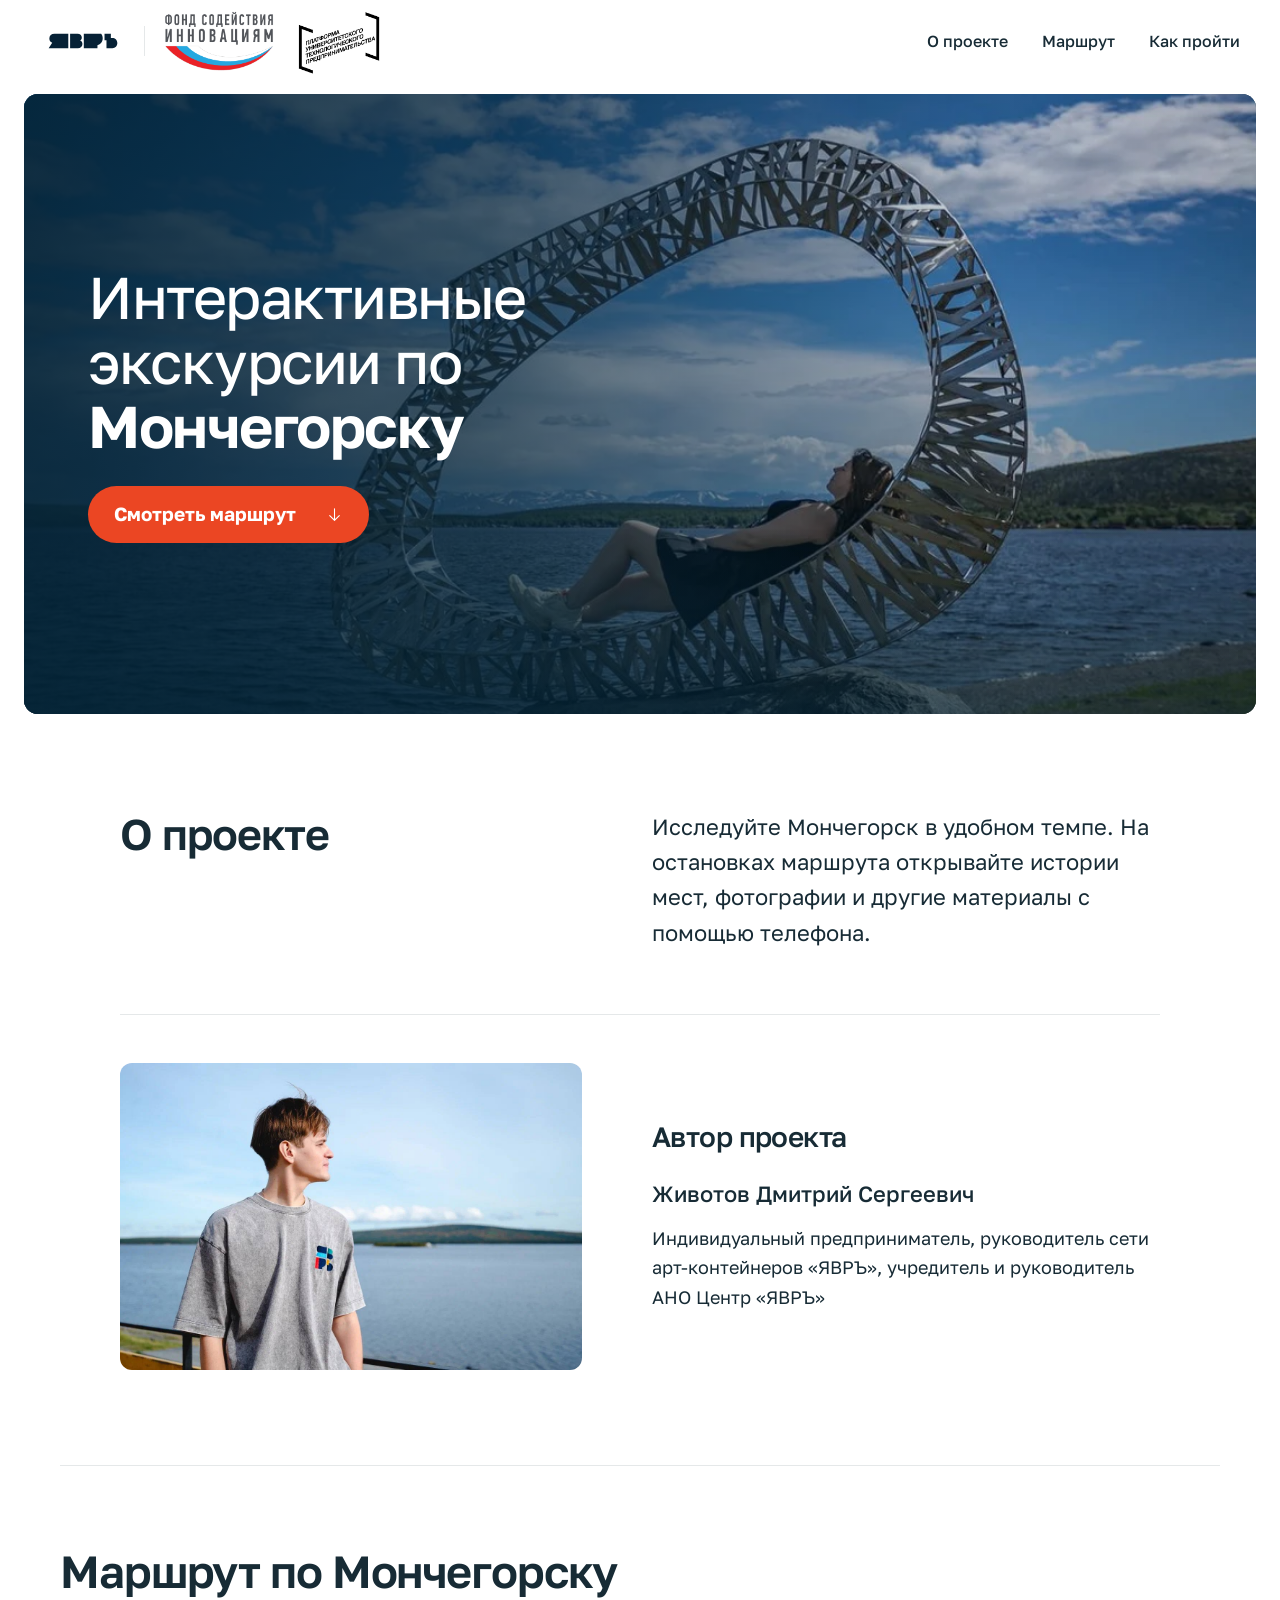
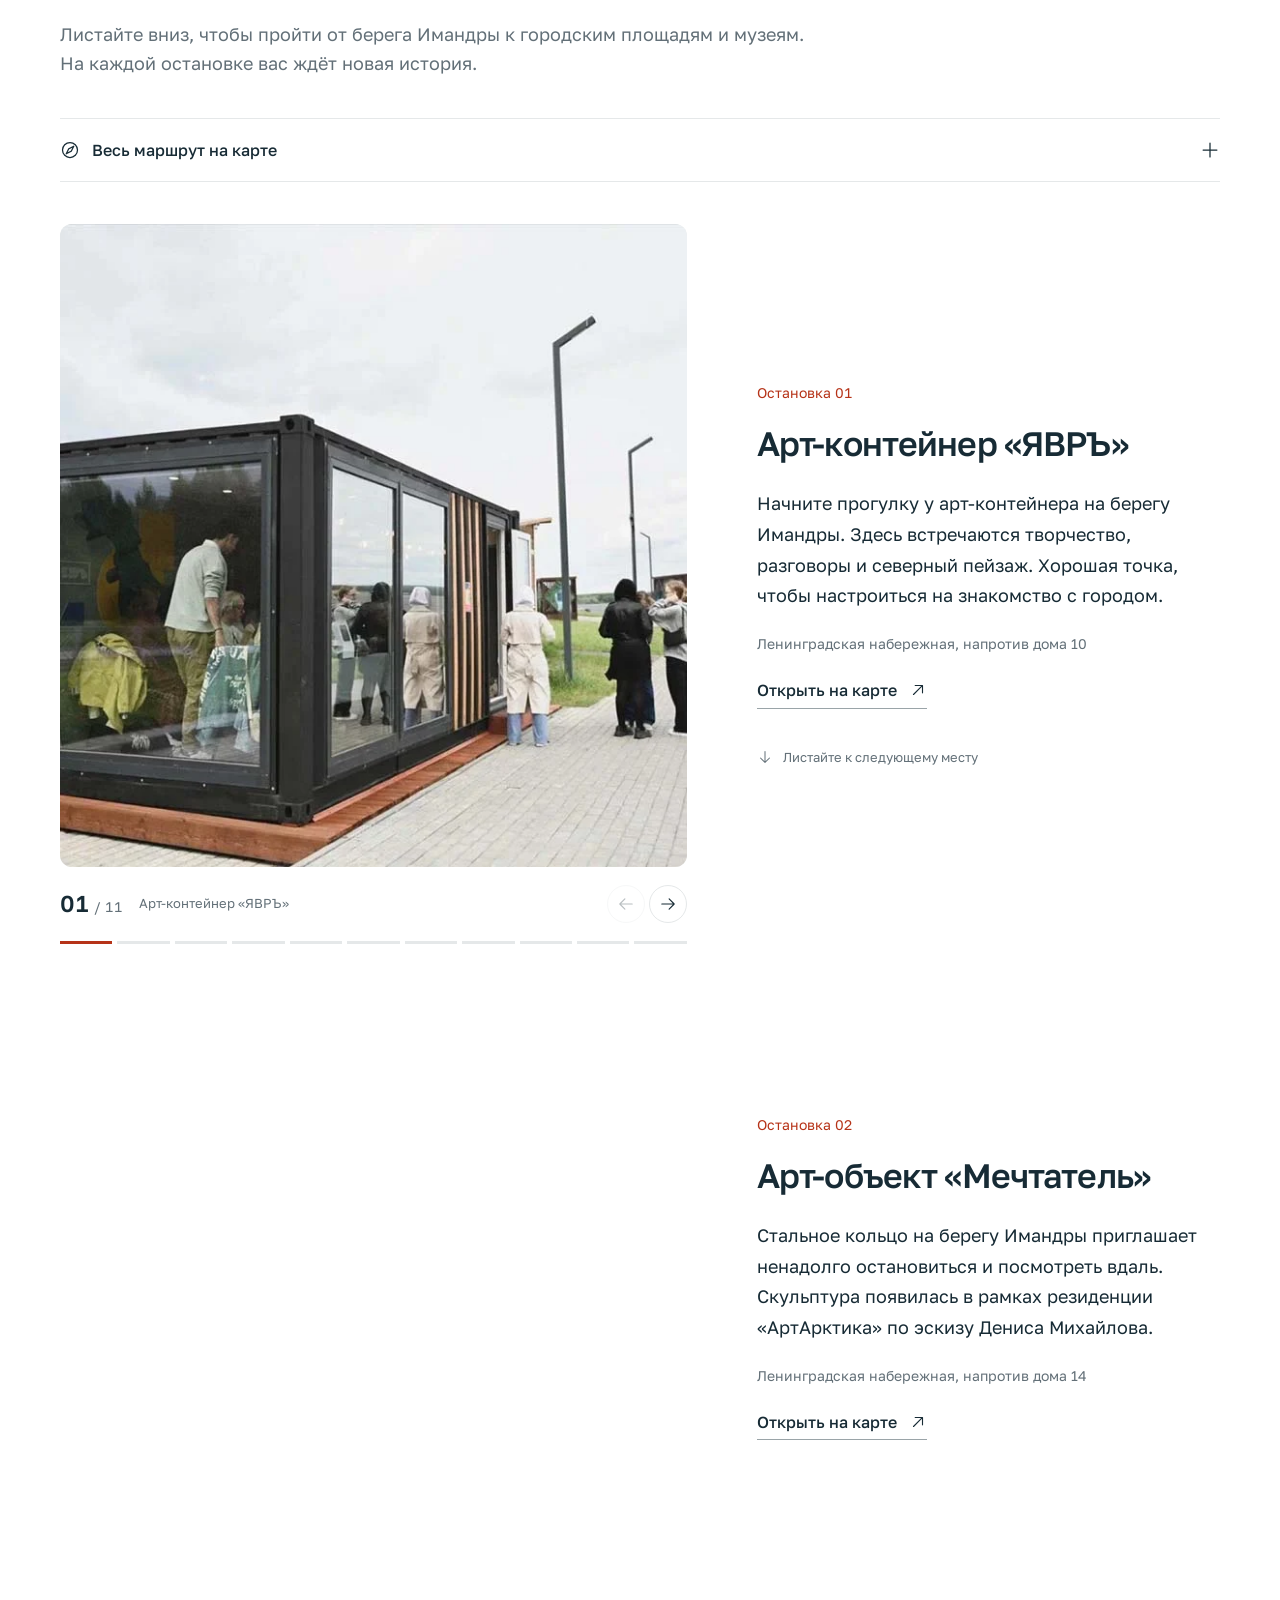
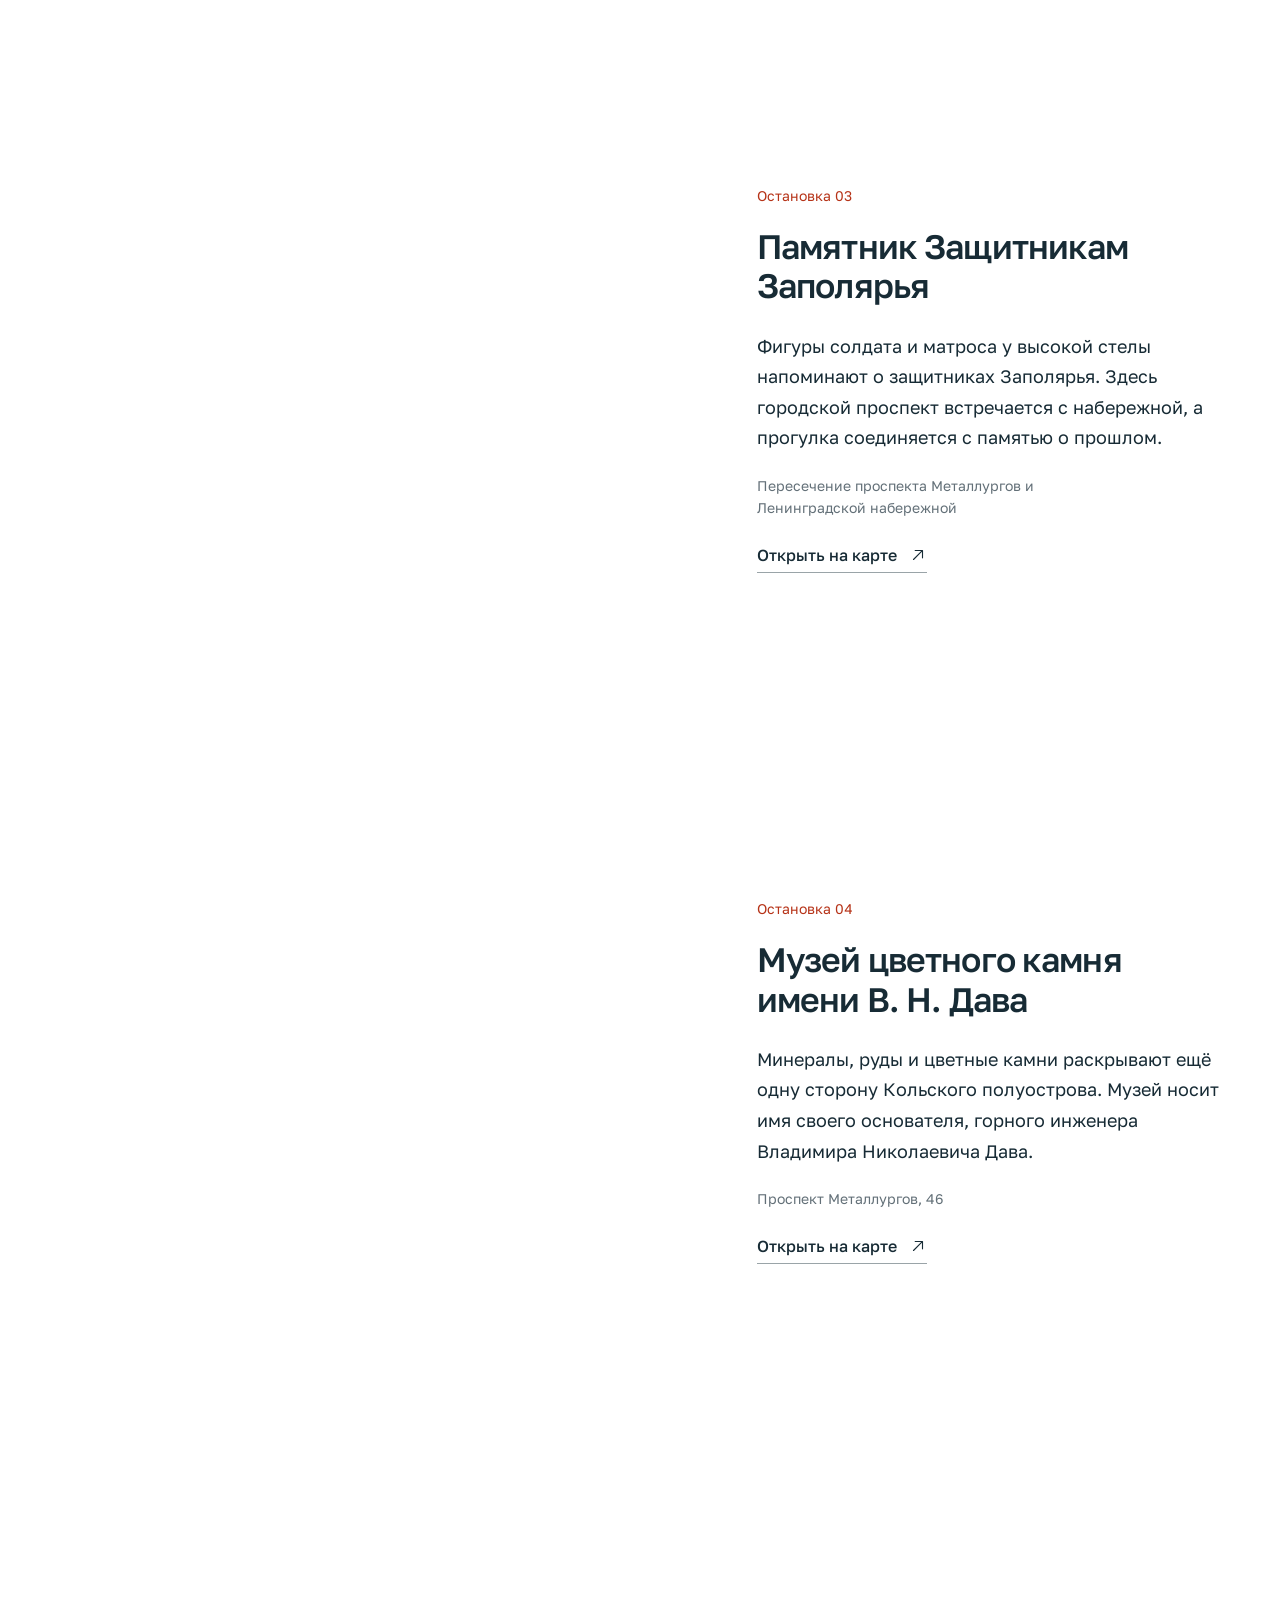
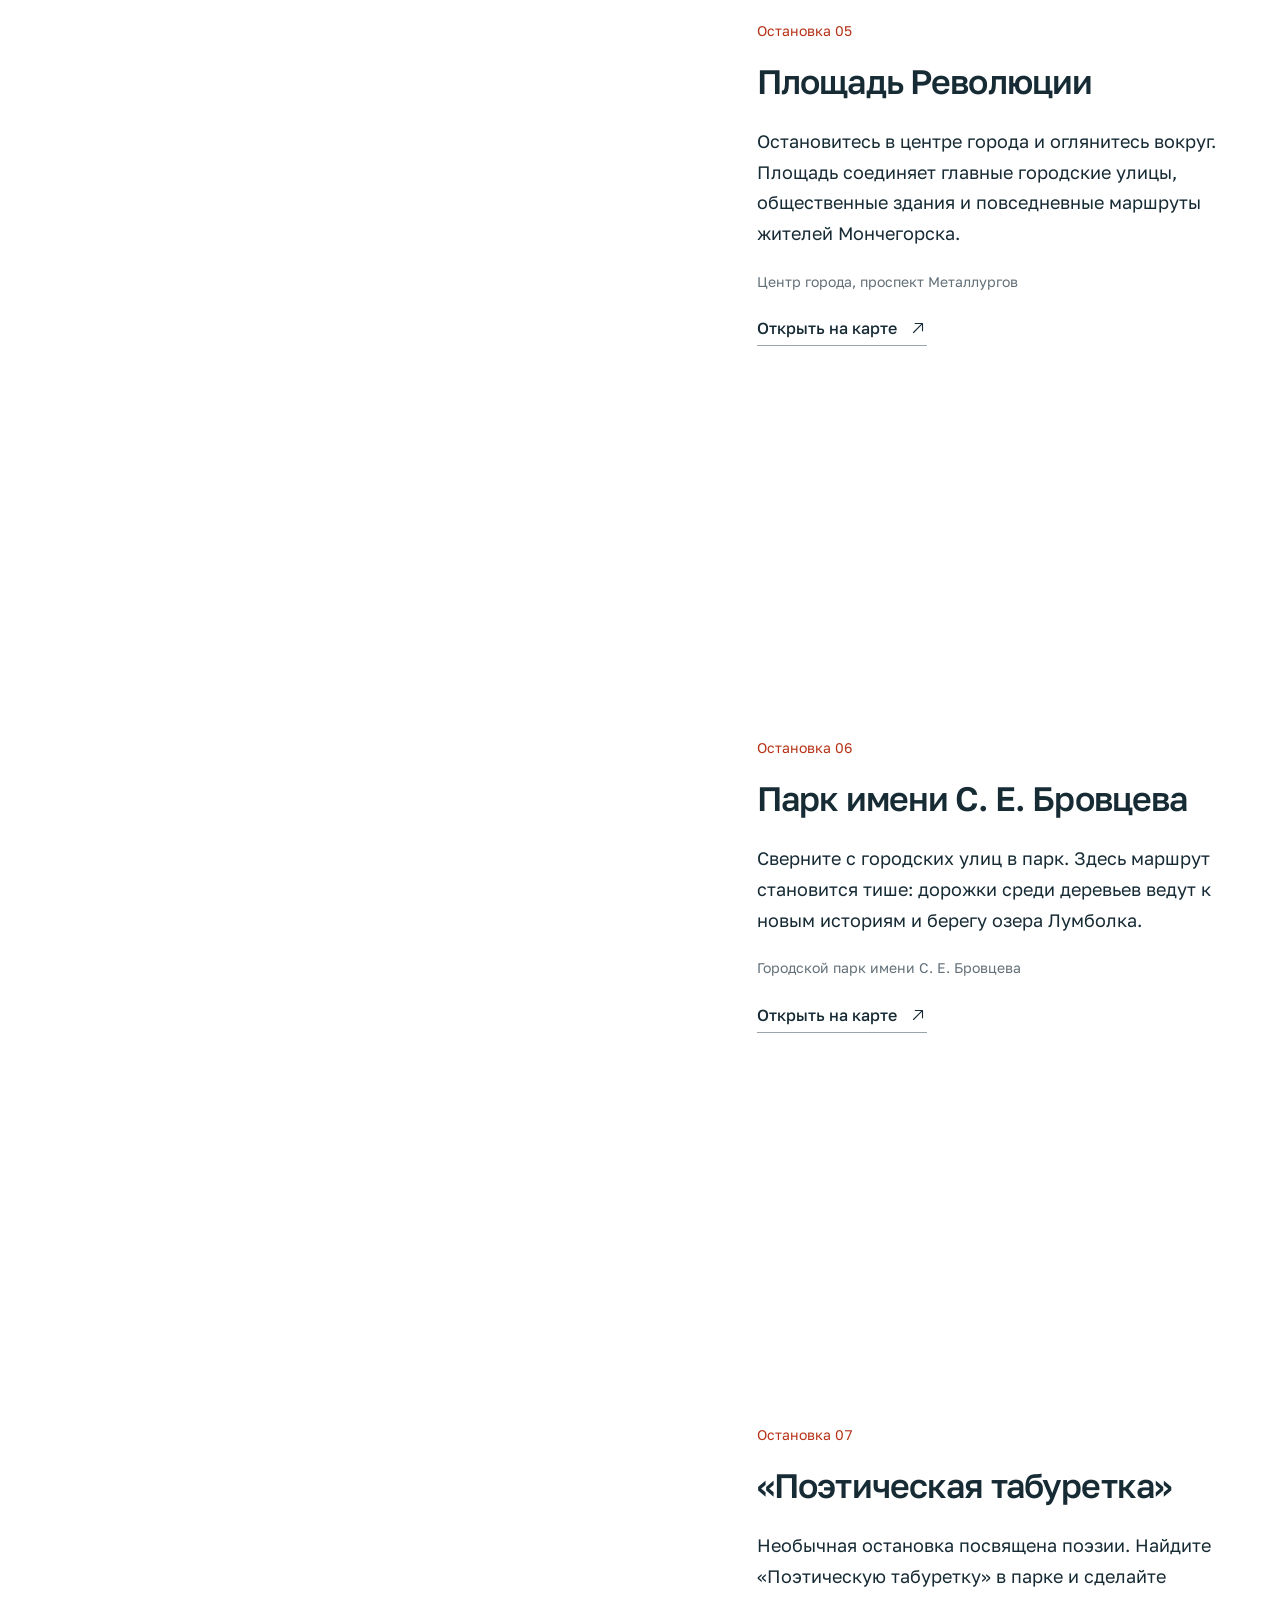
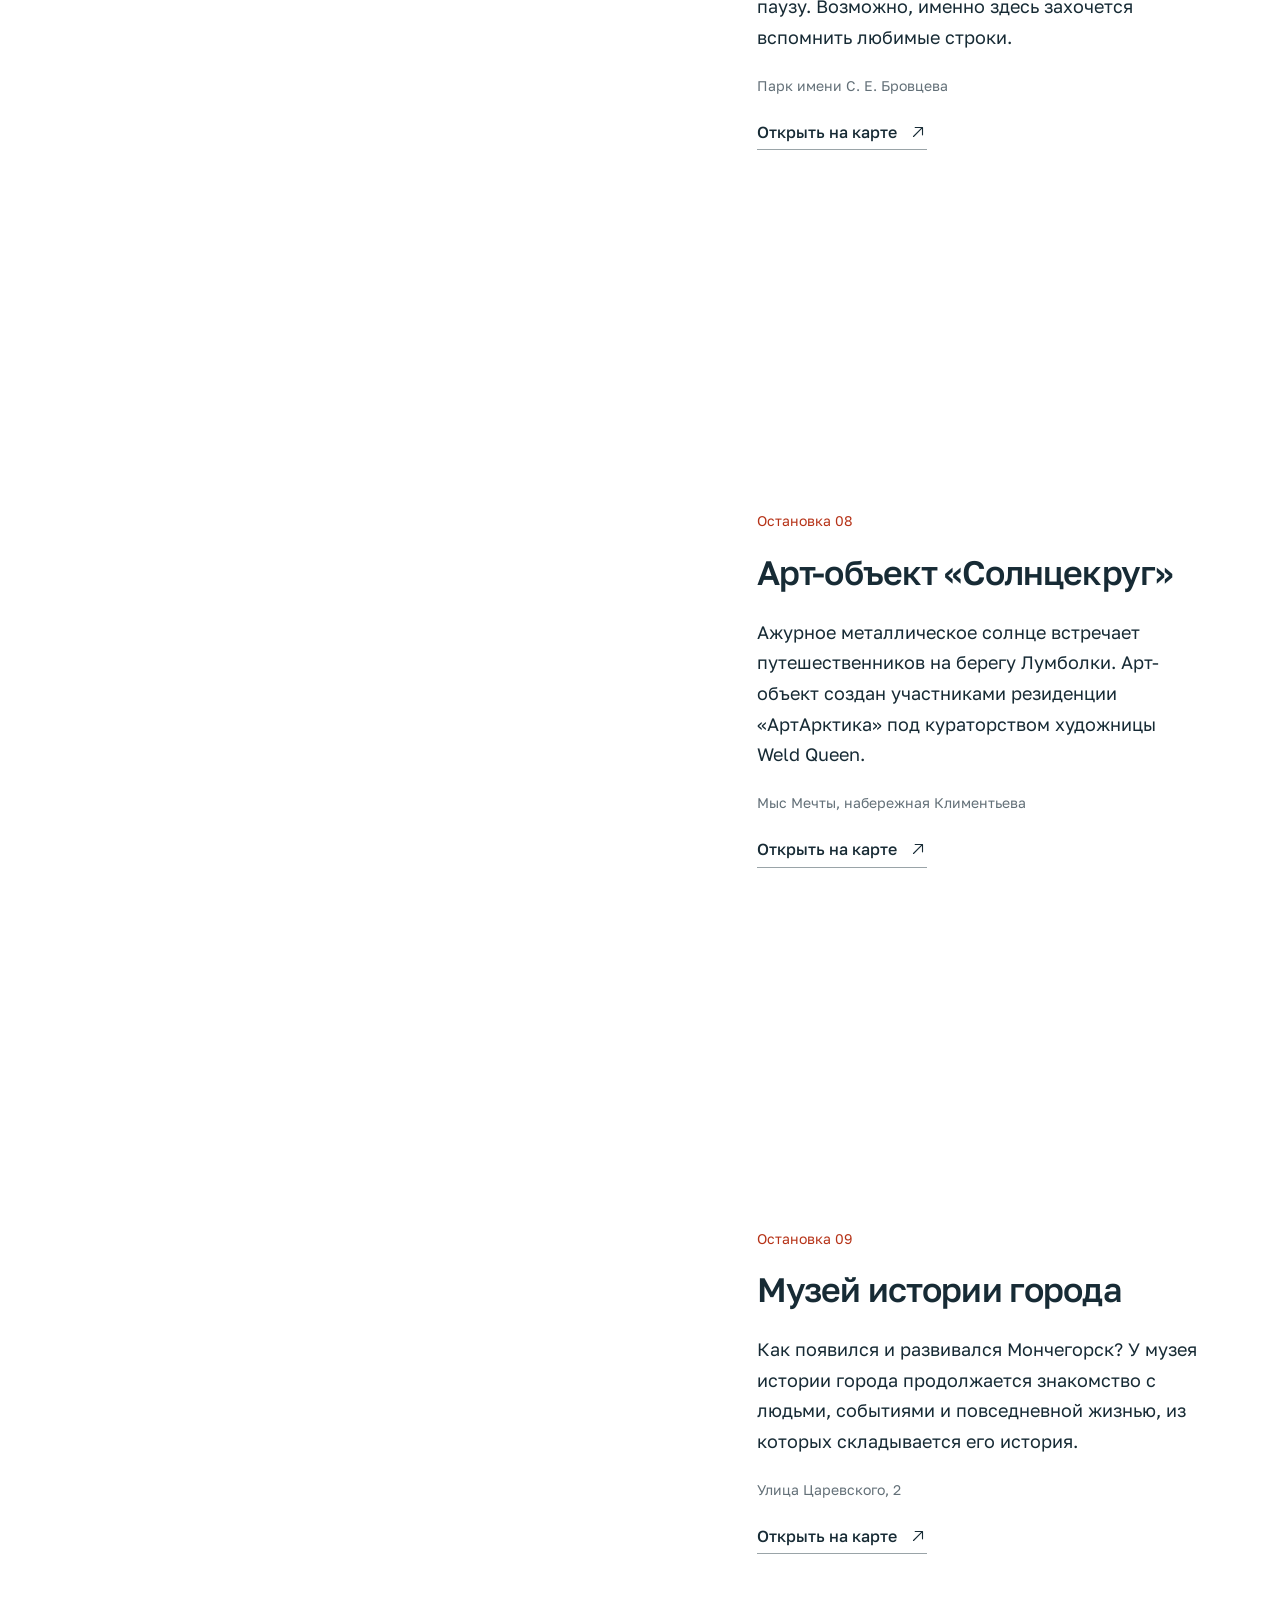
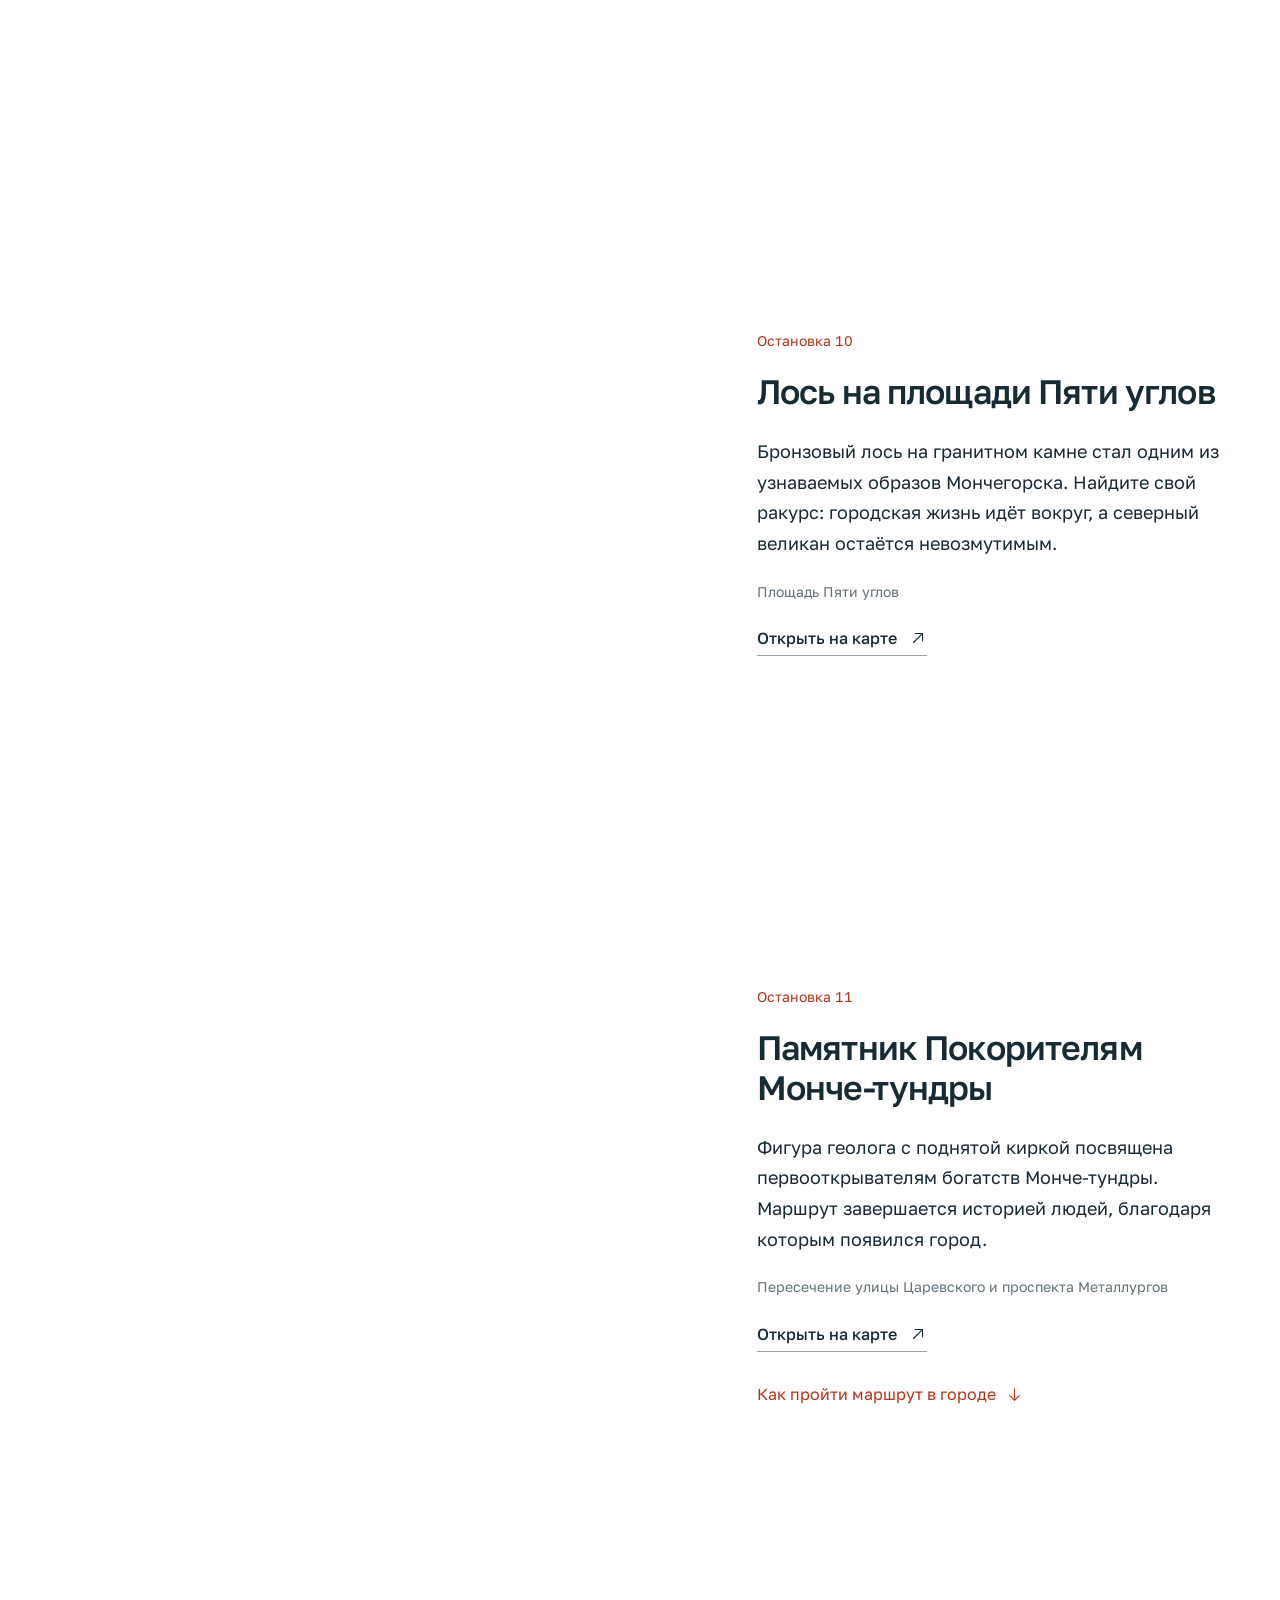
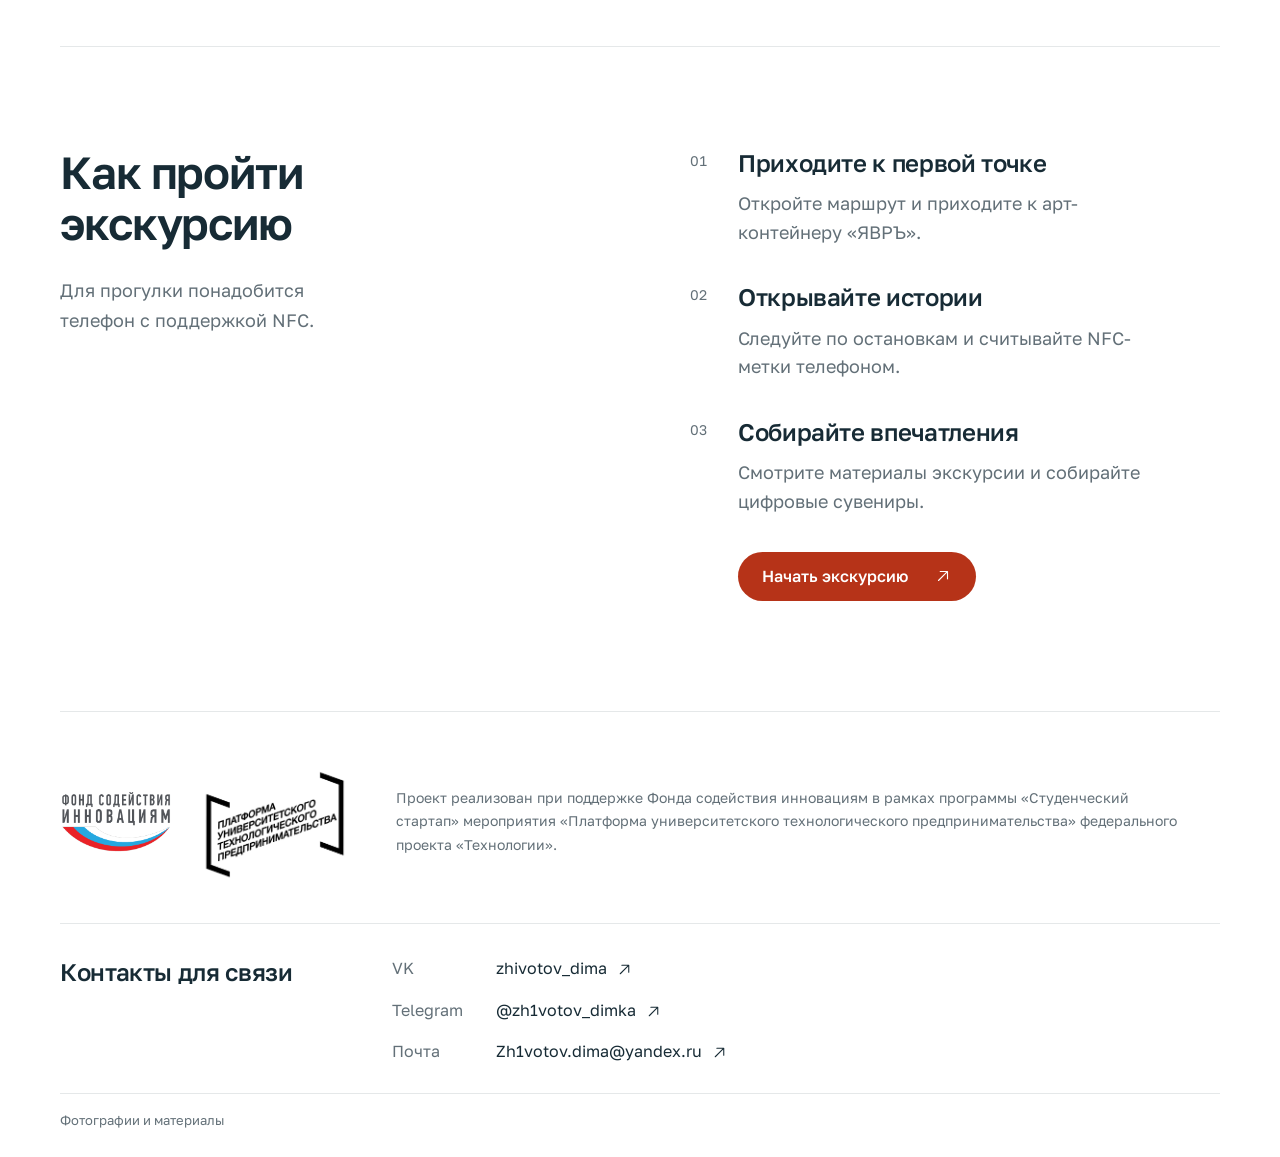
<file: index.html>
<!doctype html>
<html lang="ru">
  <head>
    <meta charset="UTF-8" />
    <meta name="viewport" content="width=device-width, initial-scale=1.0" />
    <meta name="theme-color" content="#042436" />
    <meta name="description" content="Откройте Мончегорск вместе с ЯВРЪ: прогулочный маршрут из 11 остановок, истории мест, NFC-метки и цифровые сувениры." />
    <meta property="og:title" content="Интерактивные экскурсии по Мончегорску · ЯВРЪ" />
    <meta property="og:description" content="11 мест. Один маршрут. Ваше знакомство с городом начинается здесь." />
    <meta property="og:type" content="website" />
    <link rel="icon" type="image/svg+xml" href="./assets/logo-dark-vertical.svg" />
    <link rel="preload" href="./assets/GolosText-Variable.ttf" as="font" type="font/ttf" crossorigin />
    <title>Интерактивные экскурсии по Мончегорску · ЯВРЪ</title>
    <script type="module" crossorigin src="./assets/index-DqckmYLB.js"></script>
    <link rel="stylesheet" crossorigin href="./assets/index-kCfhLlrZ.css">
  </head>
  <body>
    <div id="root"></div>
  </body>
</html>
</file>
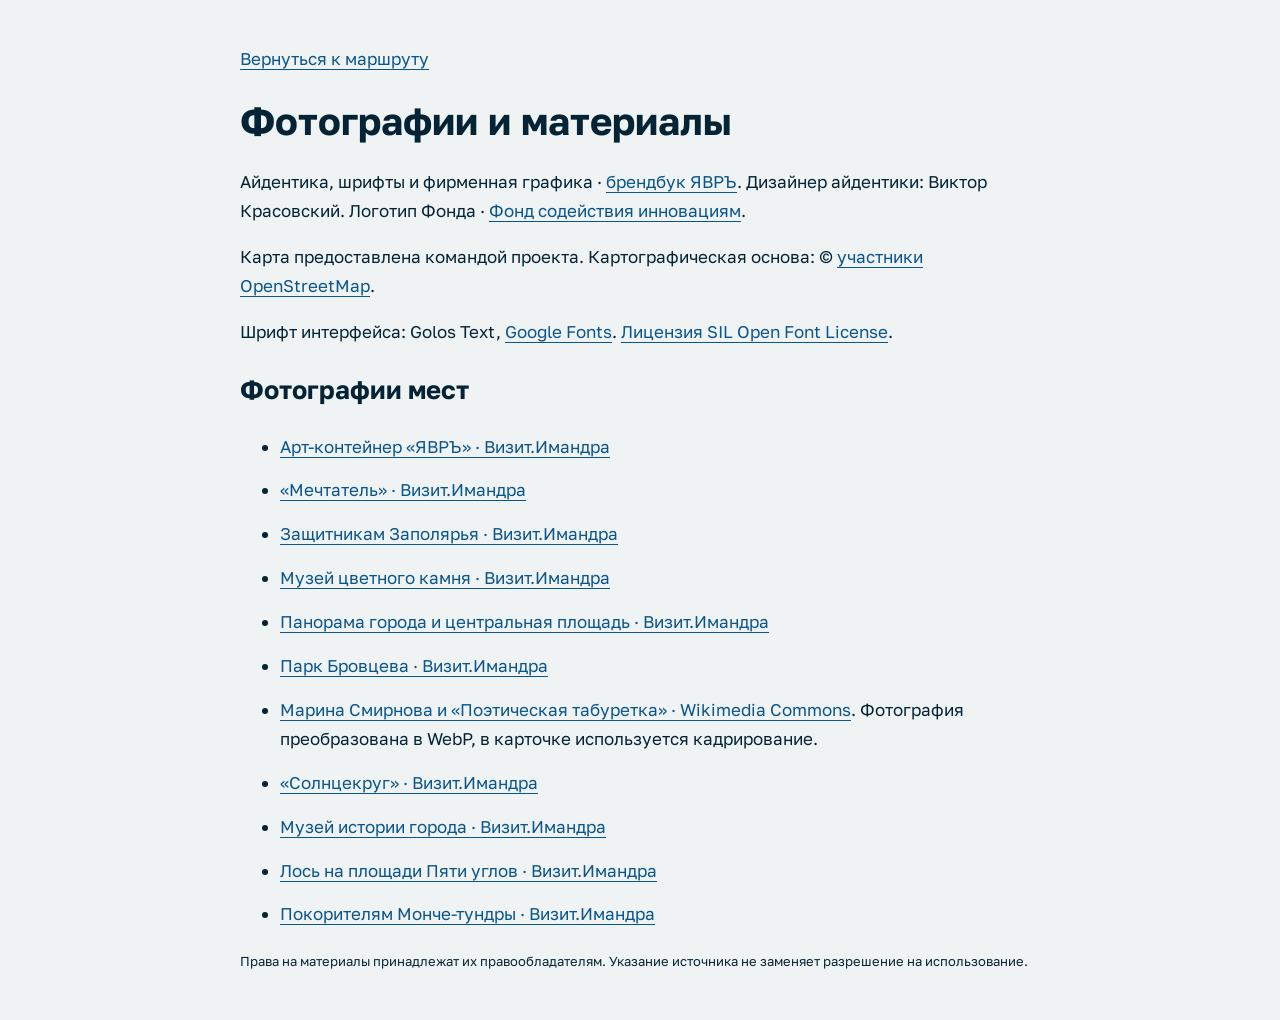
<file: credits.html>
<!doctype html><html lang="ru"><head><meta charset="utf-8"><meta name="viewport" content="width=device-width,initial-scale=1"><title>Фотографии и материалы · ЯВРЪ</title><style>@font-face{font-family:Factor;src:url('/assets/GolosText-Variable.ttf')}body{font:17px/1.7 Factor,Arial,sans-serif;color:#042436;margin:0;padding:45px 24px;background:#f0f3f3}main{max-width:800px;margin:auto}h1{font-size:38px;line-height:1.15}a{color:#0a558c;text-underline-offset:4px}li{margin:15px 0}small{font-size:13px}</style></head><body><main><a href="/">Вернуться к маршруту</a><h1>Фотографии и материалы</h1><p>Айдентика, шрифты и фирменная графика · <a href="https://javr.notion.site/5fb15c34d2ca4f538eefe38a8375abb5">брендбук ЯВРЪ</a>. Дизайнер айдентики: Виктор Красовский. Логотип Фонда · <a href="https://fasie.ru/press/">Фонд содействия инновациям</a>.</p><p>Карта предоставлена командой проекта. Картографическая основа: © <a href="https://www.openstreetmap.org/copyright">участники OpenStreetMap</a>.</p><p>Шрифт интерфейса: Golos Text, <a href="https://github.com/google/fonts/tree/main/ofl/golostext">Google Fonts</a>. <a href="/assets/GolosText-OFL.txt">Лицензия SIL Open Font License</a>.</p><h2>Фотографии мест</h2><ul>
<li><a href="https://visit-imandra.ru/where-to-eat/imandra-menu/vyipit-chashechku-chaya.html">Арт-контейнер «ЯВРЪ» · Визит.Имандра</a></li>
<li><a href="https://visit-imandra.ru/en/what-to-do/places/zaryaditsya-energiej-v-art-obekte-mechtatel.html">«Мечтатель» · Визит.Имандра</a></li>
<li><a href="https://visit-imandra.ru/what-to-do/places/uznat-o-geroizme-zashhitnikov-zapolyarya.html">Защитникам Заполярья · Визит.Имандра</a></li>
<li><a href="https://visit-imandra.ru/what-to-do/places/uvidet-kollekcziyu-redkix-mineralov.html">Музей цветного камня · Визит.Имандра</a></li>
<li><a href="https://visit-imandra.ru/what-to-do/places/pobyivat-na-meste-semok-filma-leviafan.html">Панорама города и центральная площадь · Визит.Имандра</a></li>
<li><a href="https://visit-imandra.ru/en/what-to-do/places/aktivno-otdoxnut-v-parke-brovczeva.html">Парк Бровцева · Визит.Имандра</a></li>
<li><a href="https://commons.wikimedia.org/wiki/File:Марина_Смирнова_и_Поэтическая_табуретка.jpg">Марина Смирнова и «Поэтическая табуретка» · Wikimedia Commons</a>. Фотография преобразована в WebP, в карточке используется кадрирование.</li>
<li><a href="https://visit-imandra.ru/en/what-to-do/places/uvidet-solnczekrug-%E2%80%94-art-obekt-izvestnogo-skulptora.html">«Солнцекруг» · Визит.Имандра</a></li>
<li><a href="https://visit-imandra.ru/what-to-do/uznat-o-razvitii-goroda-metallurgov-v-muzee-istorii-monchegorska.html">Музей истории города · Визит.Имандра</a></li>
<li><a href="https://visit-imandra.ru/what-to-do/sdelat-foto-s-losem-na-ploshhadi-pyati-uglov.html">Лось на площади Пяти углов · Визит.Имандра</a></li>
<li><a href="https://visit-imandra.ru/what-to-do/places/poznakomitsya-s-istoriej-pokoritelej-monche-tundryi.html">Покорителям Монче-тундры · Визит.Имандра</a></li>
</ul><small>Права на материалы принадлежат их правообладателям. Указание источника не заменяет разрешение на использование.</small></main></body></html>
</file>
<file: assets/index-kCfhLlrZ.css>
:root{color:#172b35;font-synthesis:none;--ink:#172b35;--muted:#637078;--line:#e5e8e9;--red:#b63318;--surface:#f5f6f6;--ease:cubic-bezier(.16,1,.3,1);background:#fff;font-family:Golos Text,Arial,sans-serif;font-weight:500}*{box-sizing:border-box}html{scroll-behavior:smooth;scrollbar-color:#b7c0c3 #fff;scroll-padding-top:35px}body{margin:0}::selection{color:#042436;background:#e6aa37}h1,h2,h3,p,figure{margin:0}h1,h2,h3{text-wrap:balance;font-weight:500}a{color:inherit;text-underline-offset:5px;text-decoration:none}button{font:inherit;color:inherit;cursor:pointer}button,a{-webkit-tap-highlight-color:transparent}button{background:0 0;border:0}button:disabled{opacity:.3;cursor:default}button:not(:disabled):active,.button:active{transform:translateY(1px)}button:focus-visible,a:focus-visible,[tabindex]:focus-visible{outline-offset:5px;outline:2px solid #37787d}img{max-width:100%;display:block}button svg,a svg{flex-shrink:0}p{text-wrap:pretty;line-height:1.6}.muted{color:var(--muted)}.section-pad{max-width:1160px;margin:0 auto;padding:100px 0}.icon-button{border-radius:50%;justify-content:center;align-items:center;width:42px;height:42px;transition:background .2s;display:inline-flex}.icon-button:hover:not(:disabled){background:#e9edee}.button{background:var(--ink);color:#fff;white-space:nowrap;border-radius:999px;justify-content:center;align-items:center;gap:26px;min-height:48px;padding:14px 24px;line-height:1.3;transition:background .2s,transform .2s;display:inline-flex}.button:hover{background:#344a54}.button svg{transition:transform .25s}.button:hover svg{transform:translateY(2px)}.header{z-index:20;background:#fff;height:82px;position:relative}.header-inner{justify-content:space-between;align-items:center;max-width:1280px;height:100%;margin:auto;padding:0 40px;display:flex}.partners{align-items:center;gap:23px;display:flex}.logo{width:86px;height:auto}.partner-rule{background:var(--line);width:1px;height:30px}.fund-link img{width:112px;height:auto}.nav{align-items:center;gap:34px;display:flex}.nav a{padding:12px 0;transition:color .2s}.nav a:hover{color:var(--red)}.menu-toggle{display:none}.skip-link{border:1px solid var(--ink);background:#fff;padding:15px;position:absolute;top:-90px;left:12px}.skip-link:focus{top:12px}.hero{max-width:1280px;margin:auto;padding:0 40px}.hero-content{text-align:center;padding:45px 0 42px}.hero h1{letter-spacing:-.035em;line-height:1.06}.hero h1 span{color:#68757c}.hero-content>p{margin-top:20px}.hero-cta{margin-top:23px}.hero-figure{margin:0;position:relative}.hero-figure>img{object-fit:cover;object-position:50% 49%;border-radius:4px;width:100%;height:clamp(340px,31vw,430px)}.hero-figure figcaption{color:var(--muted);justify-content:space-between;padding-top:13px;line-height:1.5;display:flex}.about{max-width:720px;padding-top:110px;padding-bottom:100px}.about h2{letter-spacing:-.025em;line-height:1.15}.about-copy{max-width:630px;margin-top:28px;line-height:1.55}.support{border-top:1px solid var(--line);grid-template-columns:110px 1fr;align-items:center;gap:34px;margin-top:48px;padding-top:28px;display:grid}.support img{width:110px;height:auto}.support p{color:var(--muted);line-height:1.6}.route-section{border-top:1px solid var(--line);padding-top:80px}.section-heading{margin-bottom:40px}.section-heading h2{letter-spacing:-.025em;line-height:1.12}.route-intro{color:var(--muted);margin-top:22px}.route-explorer{grid-template-columns:minmax(0,1.55fr) minmax(300px,1fr);align-items:start;gap:36px;display:grid}.map-shell{background:#f7f8f3;border-radius:4px;flex-direction:column;min-height:480px;display:flex;overflow:hidden}.map-top{justify-content:space-between;align-items:center;padding:15px 19px;display:flex}.map-top>span{align-items:center;gap:9px;display:flex}.map-controls{gap:5px;display:flex}.map-controls .icon-button{background:#fff;width:33px;height:33px}.map-controls .icon-button:disabled{opacity:.45}.map-scroll{scrollbar-width:thin;scrollbar-color:#c5ccc9 #f7f8f3;margin:auto 0;overflow:auto hidden}.map-canvas{aspect-ratio:1100/455;position:relative}.route-image{width:100%;display:block}.map-marker{color:#fff;z-index:2;background:#b63318;border:2px solid #fff;border-radius:50%;justify-content:center;align-items:center;width:30px;height:30px;padding:0;font-weight:800;transition:background .2s,box-shadow .2s;display:flex;position:absolute;transform:translate(-50%,-50%)}.map-marker:hover{background:var(--ink);z-index:3}.map-marker.selected{background:var(--ink);z-index:4;box-shadow:0 0 0 3px #fff}.map-marker:not(:disabled):active{transform:translate(-50%,-50%)}.map-marker:focus-visible{outline-offset:2px}.map-credit{color:#53605c;justify-content:space-between;gap:10px;padding:17px 19px;display:flex}.map-credit>span{align-items:center;gap:7px;display:flex}.route-dot{background:#b63318;width:16px;height:2px;display:block}.map-hint{color:#53605c;padding:12px 19px 0;display:block}.stop-panel{flex-direction:column;min-width:0;display:flex}.stop-image-wrap{background:var(--surface);border-radius:4px;height:226px;position:relative;overflow:hidden}.stop-image{object-fit:cover;width:100%;height:100%}.stop-count{background:#fff;border-radius:99px;padding:7px 11px;position:absolute;bottom:15px;left:15px}.stop-count span{color:var(--muted)}.stop-type{color:var(--muted);margin-bottom:9px}.stop-body h3{letter-spacing:-.02em;min-height:66px;line-height:1.14}.stop-description{color:#53616a;min-height:112px;margin-top:17px}.map-link{border-bottom:1px solid #9aa4a8;align-items:center;gap:12px;margin-top:17px;padding:0 0 6px;display:inline-flex}.map-link:hover{color:var(--red);border-color:var(--red)}.stop-navigation{border-top:1px solid var(--line);justify-content:space-between;align-items:center;margin-top:22px;padding-top:12px;display:flex}.stop-navigation>span{color:var(--muted)}.stop-navigation>div{gap:5px;display:flex}.stop-navigation button{width:34px;height:34px}.route-list-heading{margin:54px 0 22px}.stops-list{grid-template-rows:repeat(6,auto);grid-template-columns:1fr 1fr;grid-auto-flow:column;column-gap:55px;margin:0;padding:0;list-style:none;display:grid}.stop-row{text-align:left;border-bottom:1px solid var(--line);align-items:center;gap:16px;width:100%;min-height:55px;padding:12px 0;transition:color .2s;display:flex}.list-number{color:var(--muted);font-variant-numeric:tabular-nums;min-width:21px}.stop-row>svg{opacity:0;width:16px;margin-left:auto;transition:opacity .2s}.stop-row.active,.stop-row:hover{color:var(--red)}.stop-row.active svg,.stop-row:hover svg{opacity:1}.stop-row.active .list-number{color:var(--red)}.route-note{color:var(--muted);max-width:620px;margin-top:25px}.how-section{border-top:1px solid var(--line);grid-template-columns:1fr 1fr;gap:100px;padding-top:100px;padding-bottom:110px;display:grid}.how-intro h2{letter-spacing:-.025em;line-height:1.12}.how-intro>p{color:var(--muted);margin-top:26px}.steps{margin:0;padding:0;list-style:none}.steps li{grid-template-columns:24px 1fr;gap:24px;margin-bottom:35px;display:grid}.step-number{color:var(--muted);font-variant-numeric:tabular-nums;padding-top:5px}.steps h3{letter-spacing:-.015em;line-height:1.25}.steps p{color:var(--muted);max-width:360px;margin-top:11px}.start-button{margin-top:1px;margin-left:48px}.start-note{color:var(--muted);margin:12px 0 0 48px}.footer{border-top:1px solid var(--line);padding-top:56px;padding-bottom:26px}.footer-top{justify-content:space-between;align-items:center;display:flex}.footer-top h2{letter-spacing:-.03em}.footer-top .icon-button{border:1px solid var(--line)}.footer-bottom{justify-content:space-between;align-items:center;gap:25px;margin-top:70px;display:flex}.footer-bottom>a img{width:91px;height:auto}.footer-links{gap:32px;display:flex}.footer-links>a,.footer-links>button{align-items:center;gap:7px;padding:12px 0;display:inline-flex}.footer-links>a:hover,.footer-links>button:hover{color:var(--red)}.footer-bottom>p{color:var(--muted);text-align:right}.credits{border-top:1px solid var(--line);color:var(--muted);margin-top:28px;padding-top:16px}.credits a:hover{text-decoration:underline}.toast{z-index:100;background:var(--ink);color:#fff;border-radius:12px;align-items:center;gap:18px;width:max-content;max-width:calc(100% - 32px);padding:16px 20px;line-height:1.5;display:flex;position:fixed;bottom:24px;left:50%;transform:translate(-50%);box-shadow:0 8px 28px #172b3526}.toast .icon-button{flex-shrink:0;width:32px;height:32px}.toast .icon-button:hover{background:#344a54}@media (width>=1500px){.hero-content{padding-top:55px;padding-bottom:46px}}@media (width<=1240px){.section-pad{margin-left:40px;margin-right:40px}.about{margin-left:auto;margin-right:auto}.route-explorer{grid-template-columns:minmax(0,1.4fr) minmax(300px,1fr);gap:26px}.how-section{gap:65px}.hero-content{padding-top:36px;padding-bottom:35px}.hero-figure>img{height:350px}}@media (width<=900px){.hero,.header-inner{padding:0 28px}.nav{gap:23px}.section-pad{margin-left:28px;margin-right:28px;padding-top:75px;padding-bottom:75px}.about{max-width:620px;margin-left:auto;margin-right:auto;padding-left:0;padding-right:0}.hero-content{padding-top:35px;padding-bottom:35px}.hero-figure>img{height:350px}.route-explorer{grid-template-columns:1fr;gap:28px}.map-shell{min-height:365px}.stop-panel{grid-template-columns:1fr 1fr;column-gap:27px;display:grid}.stop-image-wrap{grid-row:1/3;height:100%;min-height:300px}.stop-body{padding-top:0}.stop-body h3,.stop-description{min-height:0}.stop-navigation{margin-top:18px}.stops-list{column-gap:28px}.stop-row{gap:10px}.how-section{gap:40px}.steps li{gap:16px}.start-button,.start-note{margin-left:40px}.footer-links{gap:20px}}@media (width<=600px){html{scroll-padding-top:20px}.header{height:72px}.header-inner{padding:0 22px}.partners{gap:15px}.logo{width:71px}.fund-link img{width:87px}.partner-rule{height:27px}.menu-toggle{display:inline-flex}.nav{border-bottom:1px solid var(--line);background:#fff;flex-direction:column;align-items:stretch;gap:0;padding:10px 24px 20px;display:none;position:absolute;top:72px;left:0;right:0}.nav.is-open{display:flex}.nav a{padding:14px 0}.hero{padding:0 20px}.hero-content{padding:38px 0 32px}.hero h1{letter-spacing:-.035em;line-height:1.09}.hero-content>p{margin-top:19px}.button{gap:21px;min-height:46px;padding:13px 21px}.hero-cta{margin-top:22px}.hero-figure>img{object-position:52% 50%;border-radius:3px;height:330px}.hero-figure figcaption{gap:12px;padding-top:11px}.hero-figure figcaption span:last-child{white-space:nowrap}.section-pad{margin:0 24px;padding-top:68px;padding-bottom:68px}.about h2{line-height:1.18}.about-copy{margin-top:23px;line-height:1.6}.support{grid-template-columns:1fr;gap:20px;margin-top:35px;padding-top:24px}.support img{width:104px}.support p{line-height:1.65}.section-heading{margin-bottom:28px}.section-heading h2{line-height:1.15}.route-intro{margin-top:20px}.route-intro br{display:none}.route-explorer{gap:25px}.map-shell{min-height:330px;margin:0 -4px}.map-top{padding:10px 12px}.map-scroll{padding-bottom:5px}.map-marker{width:30px;height:30px}.map-credit{padding:12px}.map-hint{padding:9px 12px 0}.stop-panel{gap:0;display:flex}.stop-image-wrap{height:235px;min-height:0}.stop-body{padding-top:22px}.stop-body h3{max-width:330px;min-height:0}.stop-description{margin-top:14px;line-height:1.65}.map-link{margin-top:17px}.stop-navigation{margin-top:21px;padding-top:10px}.route-list-heading{margin:37px 0 15px}.stops-list{grid-template-rows:none;grid-template-columns:1fr;grid-auto-flow:row}.stop-row{gap:12px;min-height:58px;padding:13px 0}.stop-row>svg{width:17px}.route-note{margin-top:23px;line-height:1.65}.how-section{display:block}.how-intro>p{margin-top:20px}.how-content{margin-top:36px}.steps li{gap:16px;margin-bottom:29px}.steps p{margin-top:9px;line-height:1.6}.start-button,.start-note{margin-left:40px}.footer{padding-top:40px;padding-bottom:24px}.footer-top{gap:15px}.footer-top .icon-button{flex-shrink:0;width:37px;height:37px}.footer-bottom{grid-template-columns:1fr auto;gap:28px;margin-top:42px;display:grid}.footer-bottom>a img{width:84px}.footer-links{flex-direction:column;grid-area:2/1;align-items:start;gap:3px}.footer-links>a,.footer-links>button{padding:8px 0}.footer-bottom>p{grid-area:2/2;align-self:end}.credits{margin-top:25px}.toast{gap:10px;padding:15px;bottom:15px}}@media (prefers-reduced-motion:reduce){html{scroll-behavior:auto}*,:before,:after{transition-duration:.01ms!important;animation-duration:.01ms!important;animation-iteration-count:1!important}.hero-figure{clip-path:none!important}}@media (width>=901px){.hero{grid-template-columns:minmax(0,.9fr) minmax(0,1.3fr);align-items:center;gap:48px;padding-top:38px;padding-bottom:20px;display:grid}.hero-content{text-align:left;padding:0 0 32px}.hero h1{line-height:1.1}.hero h1 span{white-space:nowrap}.hero-content>p{margin-top:25px}.hero-cta{margin-top:27px}.hero-figure>img{object-position:50% 50%;height:clamp(420px,42vw,540px)}.about{padding-top:110px}}@media (width>=601px) and (width<=900px){.hero-figure{max-width:660px;margin:auto}.hero-figure>img{height:440px}}.hero{isolation:isolate;color:#fff;background:#042436;border-radius:14px;align-items:center;gap:0;max-width:1392px;height:620px;margin:12px auto 0;padding:58px 64px;display:flex;position:relative;overflow:hidden}.hero-background{object-fit:cover;object-position:50% 49%;z-index:-3;width:100%;height:100%;position:absolute;inset:0}.hero-shade{z-index:-2;background:linear-gradient(90deg,#042436e0,#042436ab 38%,#04243626 80%),linear-gradient(#0000 70%,#0424368c);position:absolute;inset:0}.hero-content{text-align:left;max-width:680px;padding:0 0 34px}.hero h1{letter-spacing:-.03em;font-weight:800;line-height:1.06}.hero h1 span{color:#fff;white-space:normal;font-weight:500}.hero-content>p{color:#fff;margin-top:27px}.hero-cta{background:#eb4623;gap:30px;min-height:56px;margin-top:28px;padding:16px 26px;font-weight:800}.hero-cta:hover{background:#c63a1b}.hero-caption{color:#fff;justify-content:space-between;gap:20px;display:flex;position:absolute;bottom:26px;left:64px;right:40px}.about{grid-template-columns:1fr 1.1fr;column-gap:70px;max-width:1040px;padding-top:95px;padding-bottom:95px;display:grid}.about h2{font-weight:800;line-height:1.12}.about h2 span{color:#b63318}.about-copy{margin-top:0}.support{grid-column:2;grid-template-columns:90px 1fr;gap:25px;margin-top:34px}.section-heading h2{font-weight:800}.stop-panel{background:#f4f6f6;border-radius:12px;overflow:hidden}.stop-image-wrap{border-radius:0}.stop-body{padding:23px 25px 0}.stop-navigation{margin:22px 25px 0;padding-bottom:12px}.stop-body h3{font-weight:500}.how-intro h2{font-weight:800}.start-button{background:#b63318}.start-button:hover{background:#922710}.footer-top h2{font-weight:800}.footer-top .icon-button{background:#e6aa37;border:0}.footer{padding-top:48px}.footer-bottom{margin-top:48px}@media (width<=1440px){.hero{margin-left:24px;margin-right:24px}}@media (width<=1120px){.hero{height:590px;padding-left:42px;padding-right:42px}.hero-caption{left:42px}.about{gap:35px;margin-left:40px;margin-right:40px}.support{gap:18px}}@media (width<=900px){.hero{height:580px;padding-left:34px;padding-right:34px}.hero-content{padding-bottom:30px}.hero-caption{left:34px;right:34px}.hero-background{object-position:61% 50%}.hero-shade{background:linear-gradient(90deg,#042436de,#0424369c 60%,#04243640),linear-gradient(#0000 70%,#04243673)}.about{grid-template-columns:1fr 1fr;max-width:none;margin-left:28px;margin-right:28px;padding-top:72px;padding-bottom:72px}.support{grid-template-columns:1fr;gap:16px;margin-top:0}.support img{width:90px}.stop-body{padding:22px}.stop-navigation{margin:0 22px;padding-bottom:12px}.stop-image-wrap{border-radius:0}}@media (width<=600px){.hero{border-radius:12px;align-items:center;height:610px;min-height:0;margin:5px 12px 0;padding:38px 23px 90px}.hero-content{max-width:100%;padding:0}.hero h1{letter-spacing:-.03em;line-height:1.1}.hero-content>p{max-width:230px;margin-top:24px;line-height:1.55}.hero-cta{gap:19px;min-height:54px;margin-top:25px;padding:15px 21px}.hero-background{object-position:57% 50%}.hero-shade{background:linear-gradient(90deg,#042436d6,#04243680),linear-gradient(#0000 66%,#04243699)}.hero-caption{align-items:end;bottom:24px;left:23px;right:23px}.hero-caption span:first-child{max-width:145px}.hero-caption span:last-child{white-space:nowrap}.about{margin:0 24px;padding:64px 0;display:block}.about-copy{margin-top:24px}.support{grid-template-columns:1fr;margin-top:32px;display:grid}.stop-body{padding:23px 21px 0}.stop-navigation{margin:20px 21px 0}}@media (prefers-reduced-motion:reduce){.hero-background{transform:none!important}}@font-face{font-family:Golos Text;src:url(../assets/GolosText-Variable.ttf)format("truetype");font-style:normal;font-weight:400 900;font-display:swap}:root{--type-caption:13px;--type-label:14px;--type-ui:16px;--type-body:18px;--type-lead:22px;font-family:Golos Text,Arial,sans-serif;font-size:16px;font-weight:400}body,button{font-family:Golos Text,Arial,sans-serif}p{line-height:1.65}.nav{font-size:var(--type-ui);font-weight:500}.hero h1{letter-spacing:-.025em;font-size:clamp(48px,4.6vw,66px);font-weight:650;line-height:1.09}.hero h1 span{font-weight:450}.hero-content>p{font-size:var(--type-body);font-weight:400;line-height:1.5}.button{font-size:var(--type-ui);font-weight:550;line-height:1.3}.hero-cta{font-size:19px;font-weight:700}.hero-caption{font-size:var(--type-caption);line-height:1.45}.about h2,.section-heading h2,.how-intro h2,.footer-top h2{letter-spacing:-.025em;font-weight:600;line-height:1.15}.about-copy{font-size:var(--type-lead);font-weight:400;line-height:1.6}.support{grid-template-columns:1fr;gap:20px}.support p{font-size:var(--type-label);line-height:1.65}.support img{width:112px}.route-intro{font-size:var(--type-body);line-height:1.6}.map-top{font-size:var(--type-label);font-weight:500}.map-hint,.map-credit{font-size:var(--type-caption);line-height:1.5}.map-credit{flex-wrap:wrap;row-gap:10px}.map-marker{font-size:var(--type-caption);font-weight:700}.stop-count{font-size:var(--type-caption)}.stop-type{font-size:var(--type-label);line-height:1.5}.stop-body h3{letter-spacing:-.02em;min-height:0;font-size:30px;font-weight:550;line-height:1.18}.stop-description{font-size:var(--type-body);min-height:0;line-height:1.65}.map-link{font-size:var(--type-ui);font-weight:500;line-height:1.4}.stop-navigation>span{font-size:var(--type-caption)}.route-list-heading h3{font-size:22px;font-weight:550}.stop-row{font-size:var(--type-ui);min-height:64px;line-height:1.5}.stop-row>span:nth-child(2){min-width:0}.list-number{font-size:var(--type-label)}.stop-row>svg{flex-shrink:0}.route-note{font-size:var(--type-caption);max-width:70ch;line-height:1.65}.how-intro>p{font-size:var(--type-body)}.steps h3{letter-spacing:-.015em;font-size:24px;font-weight:550;line-height:1.3}.steps p{font-size:var(--type-body);max-width:45ch;line-height:1.6}.step-number{font-size:var(--type-label)}.start-note{font-size:var(--type-label);line-height:1.5}.footer-links>a,.footer-links>button{font-size:var(--type-ui);font-weight:450}.footer-bottom>p,.credits{font-size:var(--type-caption);line-height:1.6}.toast{font-size:var(--type-ui)}@media (width<=1120px){.about h2{font-size:36px}.about-copy{font-size:20px}.hero h1{font-size:54px}}@media (width<=900px){.hero h1{font-size:50px}.about-copy{font-size:20px}.stop-panel{grid-template-columns:minmax(0,.9fr) minmax(0,1.1fr)}.stop-body h3{font-size:27px}.stop-description{font-size:17px}.stops-list{column-gap:24px}.stop-row{font-size:var(--type-ui)}.footer-links{gap:20px}.steps h3{font-size:22px}.steps p{font-size:17px}}@media (width<=600px){.nav{font-size:var(--type-ui)}.hero h1{letter-spacing:-.025em;font-size:clamp(30px,8.8vw,46px);line-height:1.14}.hero-content>p{font-size:var(--type-ui);max-width:270px;line-height:1.55}.hero-cta{gap:15px;padding-left:18px;padding-right:18px;font-size:19px}.hero-caption{gap:14px;font-size:12px;line-height:1.45}.hero-caption span:first-child{max-width:175px}.hero-caption span:last-child{white-space:normal;text-align:right;max-width:100px}.about h2{font-size:34px}.about-copy{font-size:20px;line-height:1.6}.support p{font-size:var(--type-label)}.section-heading h2{font-size:33px}.route-intro{font-size:17px;line-height:1.6}.map-top{font-size:var(--type-label)}.map-hint,.map-credit{font-size:12px}.map-hint{padding-top:13px}.stop-body h3{font-size:28px;line-height:1.2}.stop-description{font-size:17px;line-height:1.65}.stop-type{font-size:var(--type-label)}.map-link{font-size:var(--type-ui)}.stop-navigation>span{font-size:var(--type-caption)}.route-list-heading h3{font-size:22px}.stop-row{font-size:var(--type-ui);padding:16px 0;line-height:1.5}.list-number{font-size:var(--type-label)}.route-note{font-size:var(--type-caption)}.how-intro h2{font-size:34px}.how-intro>p{font-size:var(--type-body)}.steps h3{font-size:22px}.steps p{font-size:17px}.start-note{font-size:var(--type-label)}.footer-top h2{font-size:28px}.footer-links>a,.footer-links>button{font-size:var(--type-label)}.footer-bottom>p,.credits{font-size:12px}.toast{font-size:var(--type-ui)}}@media (width<=360px){.hero{padding-left:19px;padding-right:19px}.hero-cta{gap:12px;padding-left:15px;padding-right:15px;font-size:19px}.hero-caption{font-size:12px;left:19px;right:19px}.hero h1{font-size:30px}.footer-bottom{grid-template-columns:1fr}.footer-bottom>p{text-align:left;grid-area:3/1}.stop-body{padding-left:18px;padding-right:18px}.stop-navigation{margin-left:18px;margin-right:18px}.map-credit{font-size:12px}}.about h2{font-size:43px}.section-heading h2,.how-intro h2{font-size:45px}.footer-top h2{font-size:42px}@media (width<=1120px){.about h2{font-size:36px}}@media (width<=900px){.section-heading h2{font-size:39px}.how-intro h2{font-size:36px}.footer-top h2{font-size:37px}}@media (width<=600px){.about h2,.how-intro h2{font-size:34px}.section-heading h2{font-size:33px}.footer-top h2{font-size:28px}}.journey-overview{border-top:1px solid var(--line);border-bottom:1px solid var(--line);margin:0 0 42px}.journey-overview>summary{cursor:pointer;align-items:center;gap:12px;padding:21px 0;font-size:16px;font-weight:500;list-style:none;display:flex}.journey-overview>summary::-webkit-details-marker{display:none}.journey-overview>summary:focus-visible{outline-offset:5px;outline:2px solid #37787d}.overview-plus{margin-left:auto;transition:transform .2s}.journey-overview[open] .overview-plus{transform:rotate(45deg)}.overview-content{padding:0 0 28px}.overview-content .map-shell{min-height:430px}.overview-content .stops-list{margin-top:28px}.overview-content .stop-row>svg{opacity:1}.journey-layout{grid-template-columns:minmax(0,1.15fr) minmax(0,.85fr);align-items:start;gap:70px;display:grid;position:relative}.journey-visual{z-index:2;background:#fff;flex-direction:column;align-self:start;min-width:0;height:calc(100svh - 96px);min-height:430px;max-height:720px;margin:0;display:flex;position:sticky;top:32px}.journey-image-stack{background:#edf0ef;border-radius:12px;flex:1;min-height:0;position:relative;overflow:hidden}.journey-photo{object-fit:cover;opacity:0;width:100%;height:100%;transition:opacity .5s ease,transform .9s var(--ease);pointer-events:none;position:absolute;inset:0;transform:scale(1.035)}.journey-photo.is-current{opacity:1;transform:scale(1)}.journey-caption{align-items:center;gap:16px;min-height:74px;padding:12px 0;line-height:1.4;display:flex}.journey-counter{color:var(--muted);font-variant-numeric:tabular-nums;white-space:nowrap;font-size:14px}.journey-counter strong{color:var(--ink);font-size:23px;font-weight:550}.journey-place{color:var(--muted);max-width:250px;font-size:13px}.journey-controls{flex-shrink:0;gap:4px;margin-left:auto;display:flex}.journey-controls .icon-button{border:1px solid var(--line);width:38px;height:38px}.journey-progress{gap:5px;height:3px;display:flex}.journey-progress>span{background:#e5e8e9;flex:1;transition:background .3s}.journey-progress>span.is-passed{background:#b63318}.journey-stop{outline-offset:8px;align-items:center;min-height:78svh;padding:90px 0;scroll-margin-top:90px;display:flex}.journey-stop:focus:not(:focus-visible){outline:none}.journey-story-inner{width:100%}.journey-number{color:#b63318;font-variant-numeric:tabular-nums;margin-bottom:20px;font-size:14px}.journey-stop h3{letter-spacing:-.025em;text-wrap:balance;font-size:clamp(28px,2.65vw,38px);font-weight:550;line-height:1.16}.journey-description{margin-top:25px;font-size:18px;line-height:1.7}.journey-address{color:var(--muted);margin-top:22px;font-size:14px;line-height:1.6}.journey-stop .map-link{margin-top:24px}.journey-scroll-hint{color:var(--muted);align-items:center;gap:10px;margin-top:38px;font-size:13px;display:flex}.journey-end{color:#b63318;align-items:center;gap:10px;margin-top:32px;font-size:16px;display:flex}.footer .support{grid-template-columns:120px minmax(0,1fr);align-items:center;gap:36px;max-width:940px;margin-top:44px;padding-top:32px;display:grid}.footer .support img{width:112px}.footer .support p{font-size:14px;line-height:1.7}.footer .credits{margin-top:28px}.how-intro>p{max-width:320px}.about h2{max-width:100%}@media (width<=1000px){.journey-layout{grid-template-columns:minmax(0,1fr) minmax(0,1fr);gap:38px}.journey-visual{height:calc(100svh - 80px);min-height:400px;top:24px}.journey-place{display:none}.journey-stop{padding:70px 0}.journey-stop h3{font-size:30px}.journey-description{font-size:17px}}@media (width<=700px){.journey-overview{margin-bottom:28px}.journey-overview>summary{padding:19px 0;font-size:16px}.journey-layout{margin:0 -28px;display:block}.journey-visual{z-index:5;background:#fff;height:auto;min-height:0;max-height:none;padding:0;top:0}.journey-image-stack{border-radius:0;flex:none;height:clamp(200px,38svh,330px)}.journey-caption{gap:12px;min-height:64px;padding:10px 24px}.journey-counter{font-size:13px}.journey-counter strong{font-size:22px}.journey-place{-webkit-line-clamp:2;-webkit-box-orient:vertical;max-width:200px;font-size:12px;display:-webkit-box;overflow:hidden}.journey-controls{gap:4px}.journey-controls .icon-button{width:34px;height:34px}.journey-progress{gap:4px;height:3px;padding:0 24px}.journey-stories{padding:0 28px}.journey-stop{border-bottom:1px solid var(--line);align-items:flex-start;min-height:64svh;padding:40px 0 80px;scroll-margin-top:45svh}.journey-stop:last-child{border-bottom:0;padding-bottom:32px}.journey-number{margin-bottom:15px;font-size:14px}.journey-stop h3{font-size:29px;line-height:1.18}.journey-description{margin-top:21px;font-size:17px;line-height:1.65}.journey-address{margin-top:18px;font-size:14px}.journey-stop .map-link{margin-top:20px;font-size:16px}.journey-scroll-hint{margin-top:29px;font-size:13px}.journey-end{margin-top:29px;font-size:16px;line-height:1.5}.overview-content .map-shell{min-height:330px}.footer .support{grid-template-columns:1fr;gap:21px;margin-top:32px;padding-top:26px}.footer .support p{font-size:13px;line-height:1.65}}@media (width<=600px){.journey-layout{margin-left:-24px;margin-right:-24px}.journey-stories{padding-left:24px;padding-right:24px}.route-section .section-heading h2{font-size:33px}.journey-caption{padding-left:20px;padding-right:20px}}@media (width<=360px){.journey-caption{gap:9px;padding-left:16px;padding-right:16px}.journey-place{font-size:12px}.journey-controls .icon-button{width:30px;height:30px}.journey-stop h3{font-size:27px}}@media (prefers-reduced-motion:reduce){.journey-photo{transition:none;transform:none}.journey-progress>span{transition:none}}.hero-content{padding-bottom:0}.project-author{border-top:1px solid var(--line);grid-column:1/-1;grid-template-columns:1fr 1.1fr;align-items:center;gap:70px;margin-top:64px;padding-top:48px;display:grid}.author-photo{aspect-ratio:1280/852;border-radius:12px;width:100%;height:auto}.author-copy h3{letter-spacing:-.02em;font-size:28px;font-weight:550;line-height:1.2}.author-name{margin-top:24px;font-size:22px;font-weight:500;line-height:1.45}.author-description{margin-top:14px;font-size:18px;line-height:1.65}@media (width<=1120px){.project-author{gap:35px}.author-name{font-size:21px}}@media (width<=700px){.project-author{grid-template-columns:1fr;gap:28px;margin-top:36px;padding-top:32px}.author-copy h3{font-size:27px}.author-name{margin-top:20px;font-size:21px}.author-description{margin-top:12px;font-size:17px}}@media (width<=600px){.hero{padding-bottom:38px}}.partners{gap:18px}.partners .platform-logo{flex-shrink:0;width:90px;height:auto}.support-logos{align-items:center;gap:24px;display:flex}.footer .support{grid-template-columns:300px minmax(0,1fr);max-width:none}.footer .support-logos>img{flex-shrink:0;width:112px;height:auto}.footer .support-logos>.platform-logo{width:154px}@media (width<=800px){.menu-toggle{flex-shrink:0;display:inline-flex}.nav{border-bottom:1px solid var(--line);background:#fff;flex-direction:column;align-items:stretch;gap:0;padding:10px 24px 20px;display:none;position:absolute;top:82px;left:0;right:0}.nav.is-open{display:flex}.nav a{padding:14px 0}.footer .support{grid-template-columns:1fr;gap:24px}}@media (width<=600px){.partners{gap:12px}.partners .platform-logo{width:82px}.nav{top:72px}}@media (width<=360px){.header-inner{padding:0 16px}.partners{gap:8px}.partners .logo{width:60px}.fund-link img,.partners .platform-logo{width:72px}.menu-toggle{width:34px}.support-logos{gap:20px}.footer .support-logos>.platform-logo{width:136px}}.footer .support{border-top:0;margin-top:0;padding-top:0}.footer-contacts{border-top:1px solid var(--line);grid-template-columns:300px minmax(0,1fr);gap:32px;margin-top:40px;padding-top:32px;display:grid}.footer-contacts h2{letter-spacing:-.015em;font-size:24px;font-weight:550;line-height:1.3}.contact-links{gap:16px;font-style:normal;display:grid}.contact-links a{align-items:baseline;gap:24px;width:fit-content;max-width:100%;font-size:16px;line-height:1.6;display:flex}.contact-links a>span:first-child{width:80px;color:var(--muted);flex-shrink:0}.contact-links a>span:last-child{overflow-wrap:anywhere;display:inline}.contact-links svg{vertical-align:middle;flex-shrink:0;margin-left:5px;display:inline-block}.contact-links a:hover>span:last-child{text-underline-offset:4px;text-decoration:underline}.contact-links a:focus-visible{outline-offset:5px;outline:2px solid #37787d}@media (width<=800px){.footer-contacts{grid-template-columns:1fr;gap:22px}}@media (width<=600px){.footer-contacts{margin-top:32px;padding-top:28px}.footer-contacts h2{font-size:22px}.contact-links a{gap:14px;font-size:15px}.contact-links a>span:first-child{width:70px}}
</file>
